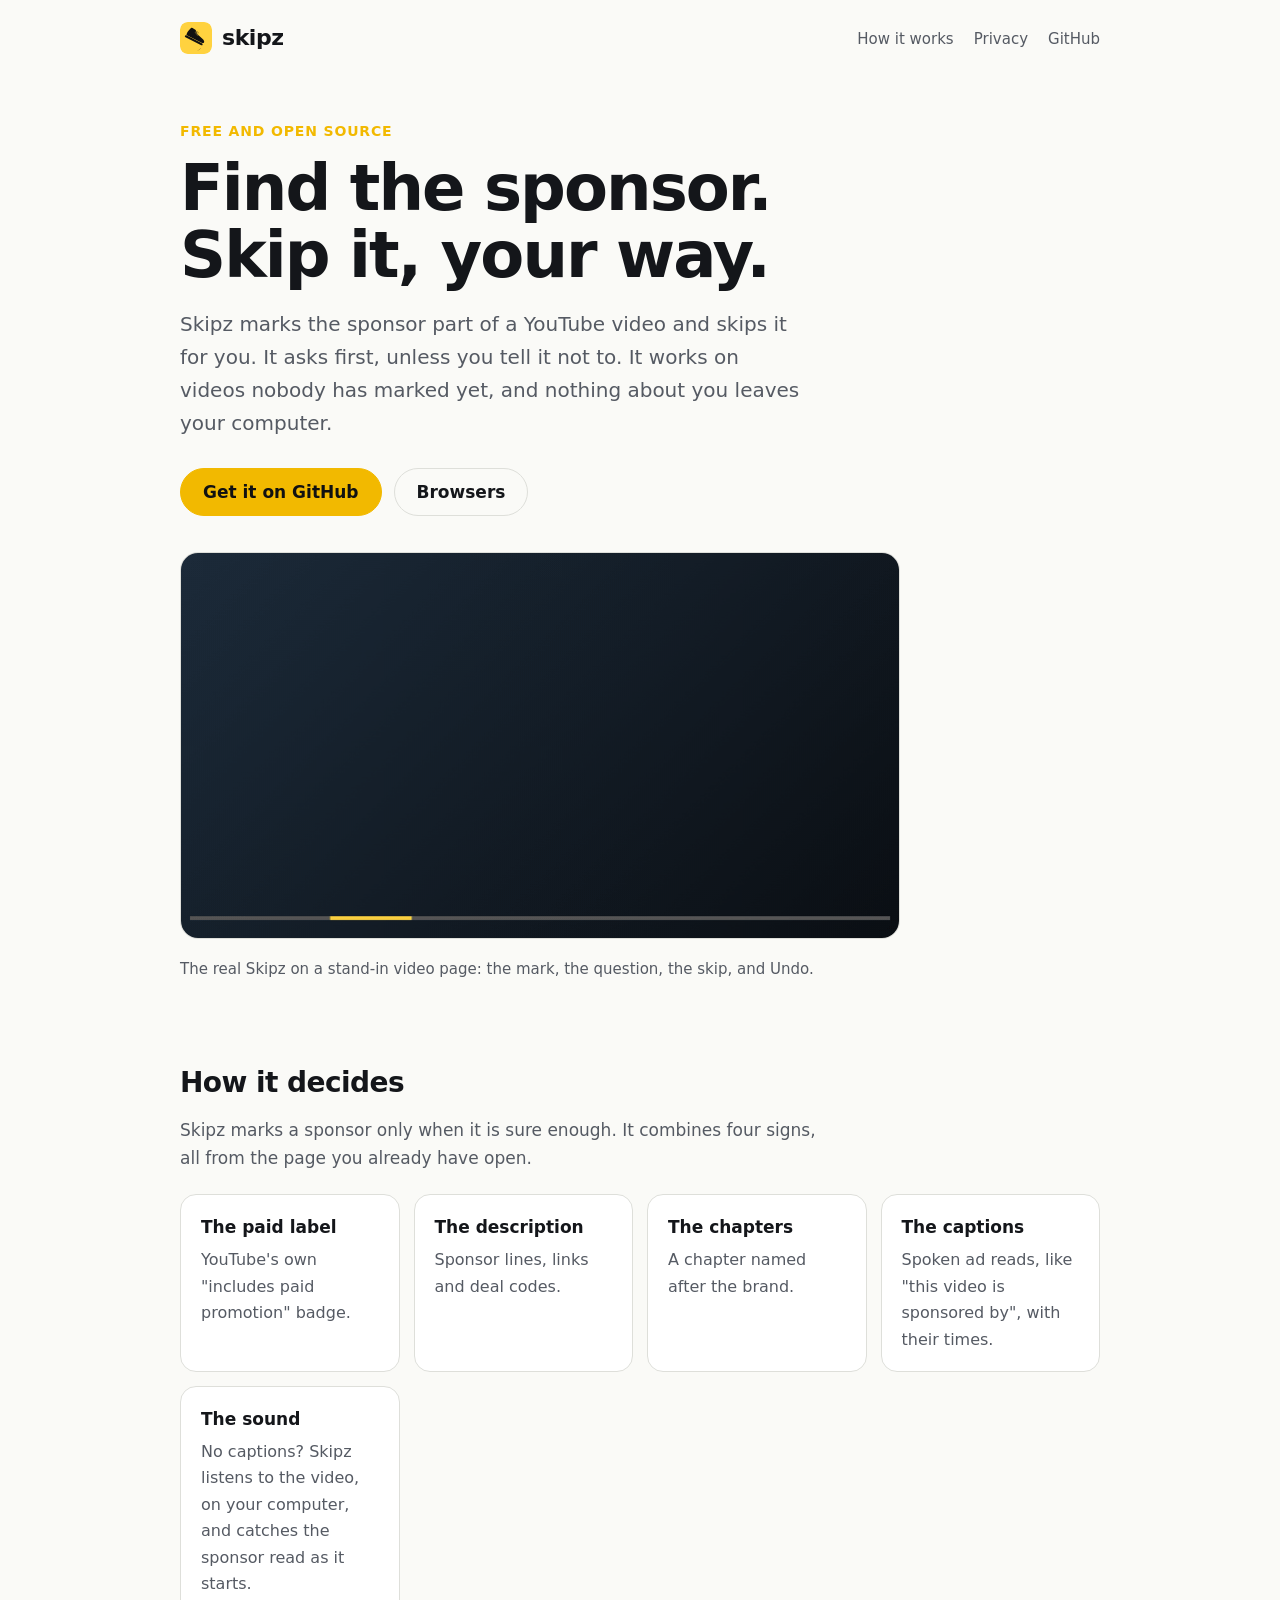
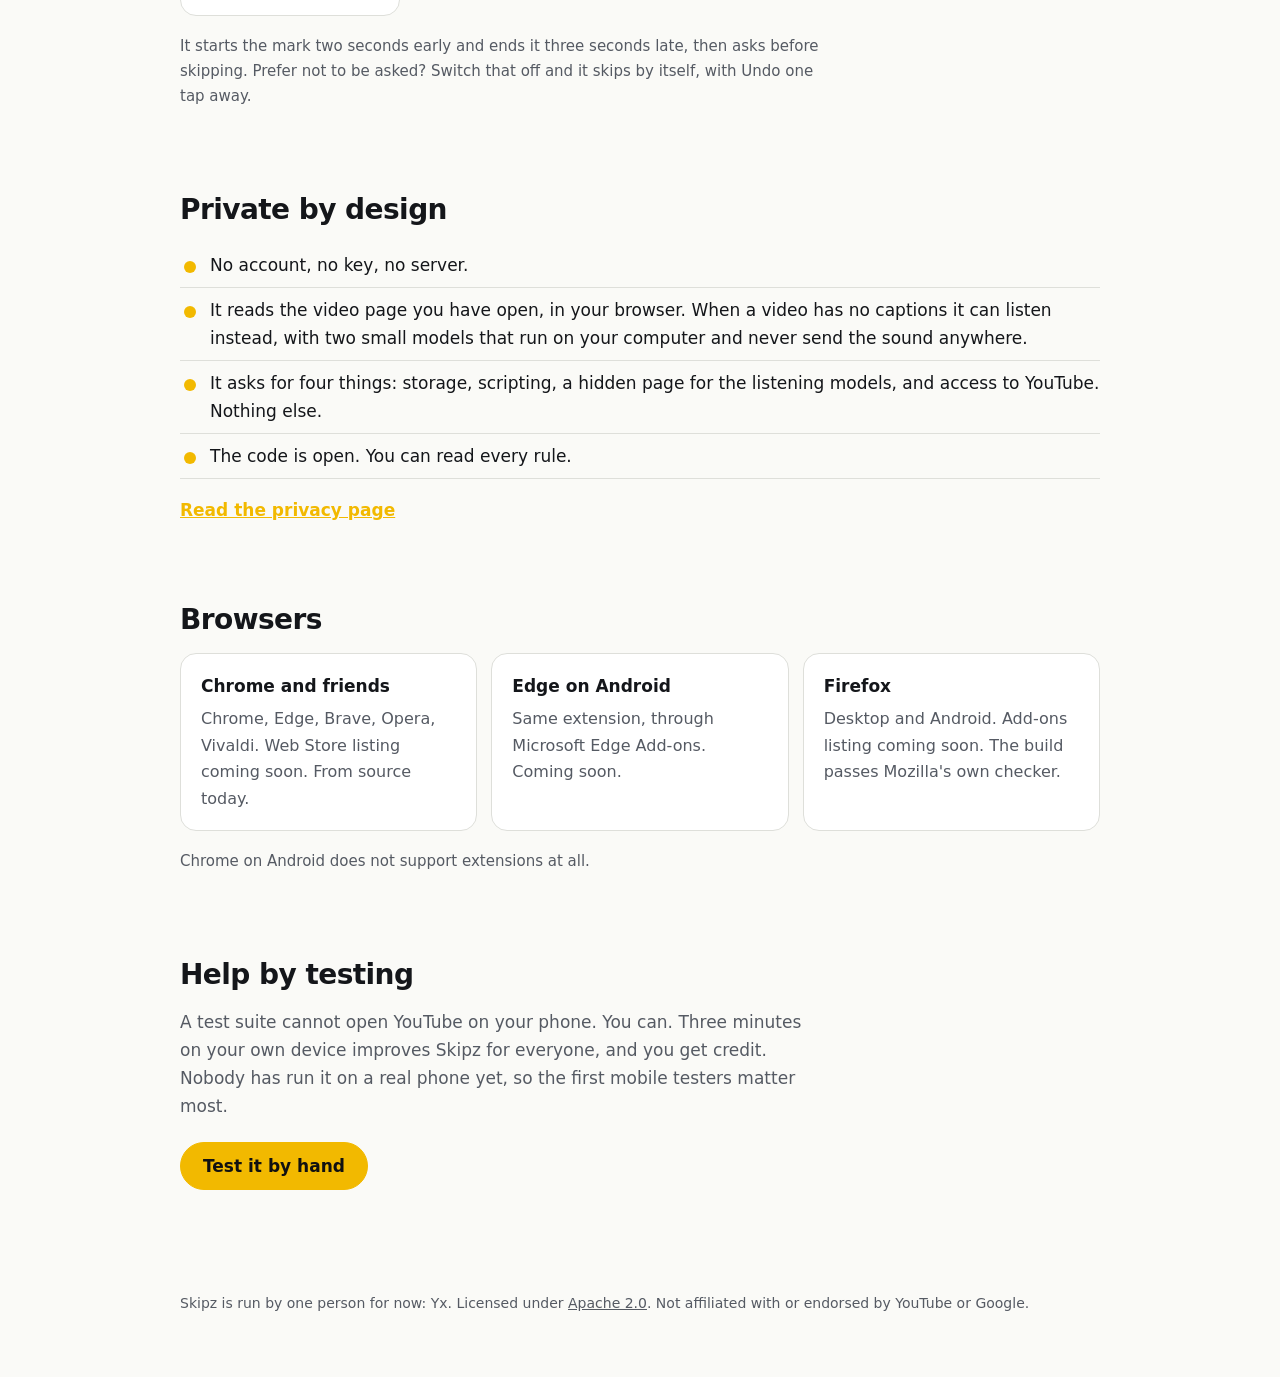
<file: index.html>
<!doctype html>
<html lang="en">
<head>
<meta charset="utf-8">
<meta name="viewport" content="width=device-width,initial-scale=1">
<title>Skipz: find the sponsor, skip it if you want</title>
<meta name="description" content="Skipz finds the sponsor part of a YouTube video and skips it for you. Free, open source, nothing about you leaves your computer.">
<link rel="icon" type="image/svg+xml" href="favicon.svg">
<link rel="stylesheet" href="style.css">
</head>
<body>
<header class="wrap top">
  <a class="brand" href="./"><img src="favicon.svg" alt="" width="32" height="32">skipz</a>
  <nav><a href="#how">How it works</a><a href="#privacy">Privacy</a><a href="https://github.com/getskipz/skipz">GitHub</a></nav>
</header>

<main>
<section class="wrap hero">
  <p class="eyebrow">Free and open source</p>
  <h1>Find the sponsor.<br>Skip it, your way.</h1>
  <p class="lead">Skipz marks the sponsor part of a YouTube video and skips it for you. It asks first, unless you tell it not to. It works on videos nobody has marked yet, and nothing about you leaves your computer.</p>
  <p class="cta">
    <a class="btn primary" href="https://github.com/getskipz/skipz">Get it on GitHub</a>
    <a class="btn" href="#install">Browsers</a>
  </p>
  <img class="demoimg" src="demo.gif" width="720" height="386" alt="A video timeline with a yellow mark over the sponsor part. Skipz asks: Skip it or keep watching. After Skip it, it says Skipped, with an Undo button.">
  <p class="sub small">The real Skipz on a stand-in video page: the mark, the question, the skip, and Undo.</p>
</section>

<section class="wrap" id="how">
  <h2>How it decides</h2>
  <p class="sub">Skipz marks a sponsor only when it is sure enough. It combines four signs, all from the page you already have open.</p>
  <div class="grid">
    <article><h3>The paid label</h3><p>YouTube's own "includes paid promotion" badge.</p></article>
    <article><h3>The description</h3><p>Sponsor lines, links and deal codes.</p></article>
    <article><h3>The chapters</h3><p>A chapter named after the brand.</p></article>
    <article><h3>The captions</h3><p>Spoken ad reads, like "this video is sponsored by", with their times.</p></article>
    <article><h3>The sound</h3><p>No captions? Skipz listens to the video, on your computer, and catches the sponsor read as it starts.</p></article>
  </div>
  <p class="sub small">It starts the mark two seconds early and ends it three seconds late, then asks before skipping. Prefer not to be asked? Switch that off and it skips by itself, with Undo one tap away.</p>
</section>

<section class="wrap" id="privacy">
  <h2>Private by design</h2>
  <ul class="ticks">
    <li>No account, no key, no server.</li>
    <li>It reads the video page you have open, in your browser. When a video has no captions it can listen instead, with two small models that run on your computer and never send the sound anywhere.</li>
    <li>It asks for four things: storage, scripting, a hidden page for the listening models, and access to YouTube. Nothing else.</li>
    <li>The code is open. You can read every rule.</li>
  </ul>
  <p><a class="link" href="privacy.html">Read the privacy page</a></p>
</section>

<section class="wrap" id="install">
  <h2>Browsers</h2>
  <div class="grid three">
    <article><h3>Chrome and friends</h3><p>Chrome, Edge, Brave, Opera, Vivaldi. Web Store listing coming soon. From source today.</p></article>
    <article><h3>Edge on Android</h3><p>Same extension, through Microsoft Edge Add-ons. Coming soon.</p></article>
    <article><h3>Firefox</h3><p>Desktop and Android. Add-ons listing coming soon. The build passes Mozilla's own checker.</p></article>
  </div>
  <p class="sub small">Chrome on Android does not support extensions at all.</p>
</section>

<section class="wrap help">
  <h2>Help by testing</h2>
  <p class="sub">A test suite cannot open YouTube on your phone. You can. Three minutes on your own device improves Skipz for everyone, and you get credit. Nobody has run it on a real phone yet, so the first mobile testers matter most.</p>
  <p class="cta"><a class="btn primary" href="https://github.com/getskipz/skipz/blob/main/docs/TESTING.md">Test it by hand</a></p>
</section>
</main>

<footer class="wrap foot">
  <p>Skipz is run by one person for now: Yx. Licensed under <a href="https://github.com/getskipz/skipz/blob/main/LICENSE">Apache 2.0</a>. Not affiliated with or endorsed by YouTube or Google.</p>
</footer>
</body>
</html>
</file>
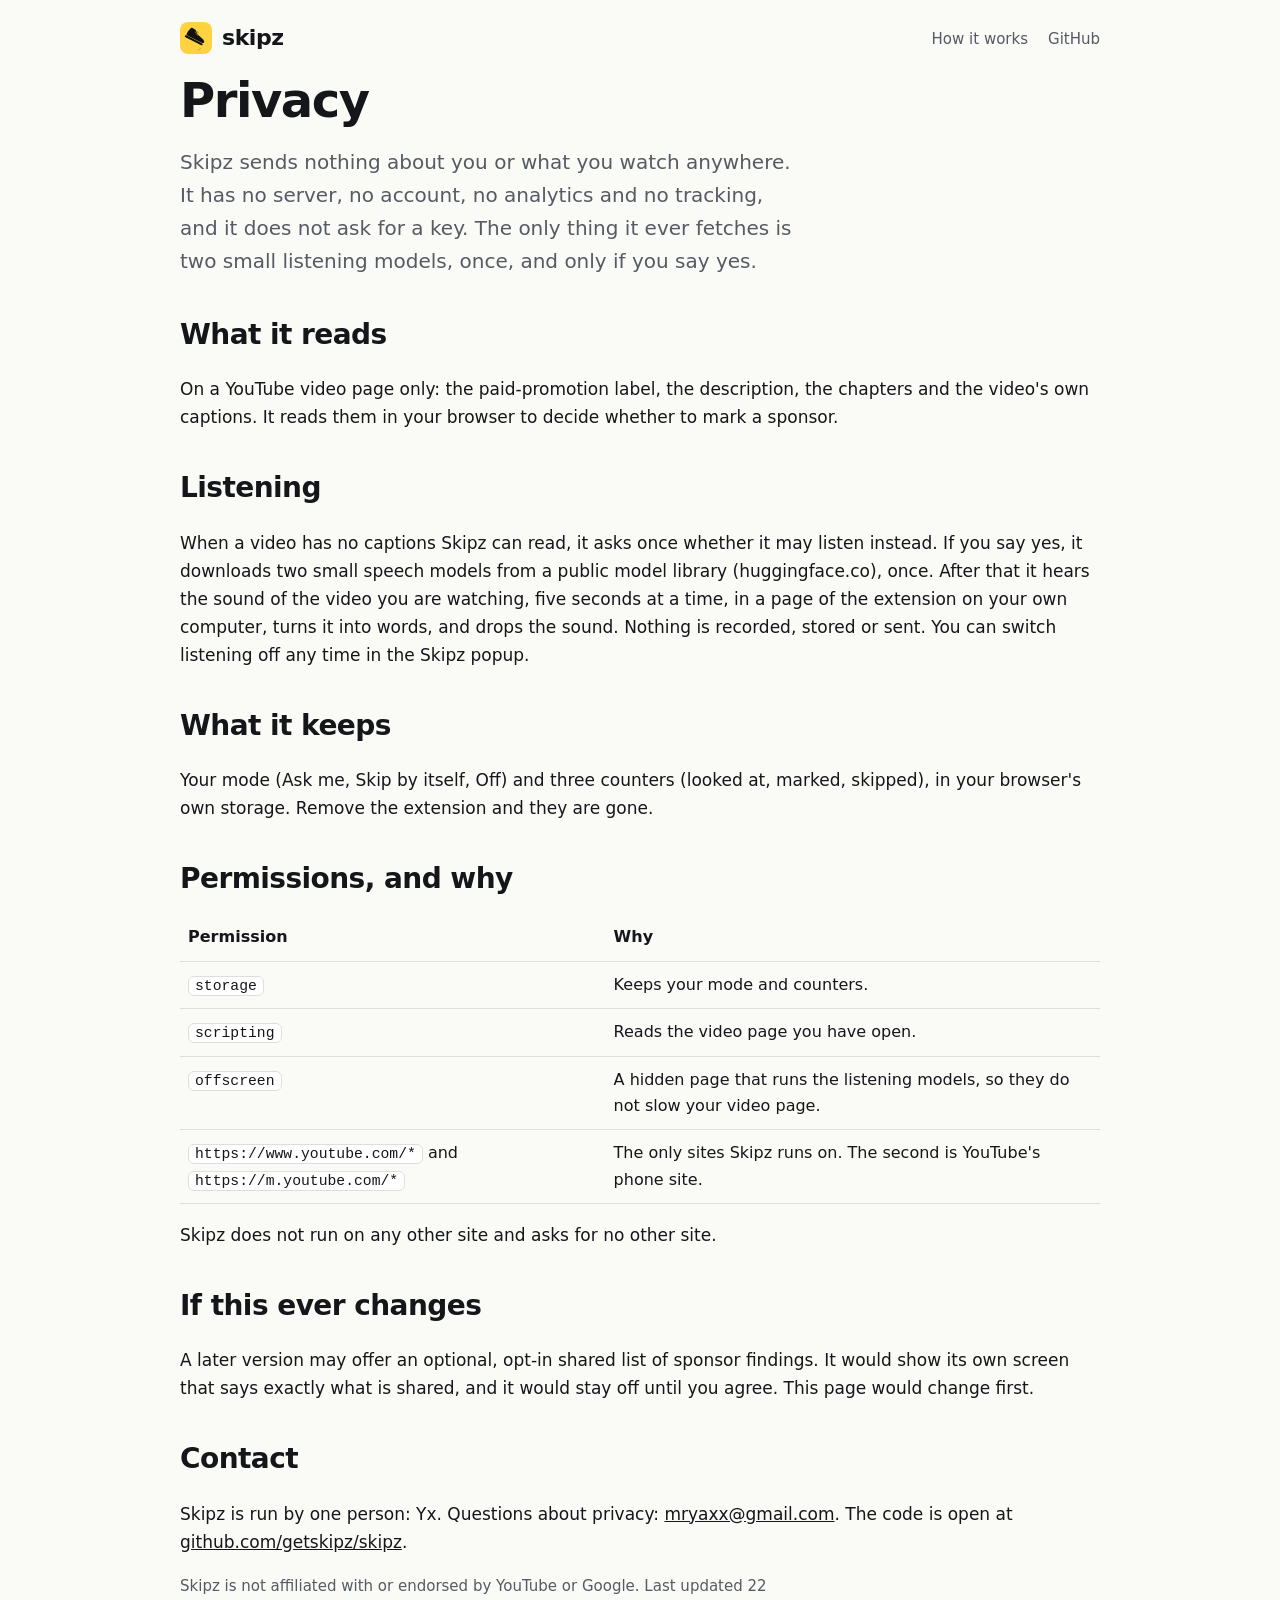
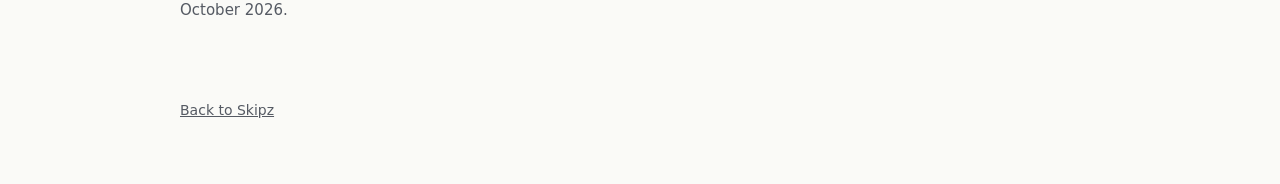
<file: privacy.html>
<!doctype html>
<html lang="en">
<head>
<meta charset="utf-8">
<meta name="viewport" content="width=device-width,initial-scale=1">
<title>Skipz privacy</title>
<meta name="description" content="Skipz sends nothing about you or what you watch anywhere. What it reads, what it hears, what it keeps, and the permissions it asks for.">
<link rel="icon" type="image/svg+xml" href="favicon.svg">
<link rel="stylesheet" href="style.css">
</head>
<body>
<header class="wrap top">
  <a class="brand" href="./"><img src="favicon.svg" alt="" width="32" height="32">skipz</a>
  <nav><a href="./#how">How it works</a><a href="https://github.com/getskipz/skipz">GitHub</a></nav>
</header>
<main class="wrap doc">
  <h1>Privacy</h1>
  <p class="lead">Skipz sends nothing about you or what you watch anywhere. It has no server, no account, no analytics and no tracking, and it does not ask for a key. The only thing it ever fetches is two small listening models, once, and only if you say yes.</p>

  <h2>What it reads</h2>
  <p>On a YouTube video page only: the paid-promotion label, the description, the chapters and the video's own captions. It reads them in your browser to decide whether to mark a sponsor.</p>

  <h2>Listening</h2>
  <p>When a video has no captions Skipz can read, it asks once whether it may listen instead. If you say yes, it downloads two small speech models from a public model library (huggingface.co), once. After that it hears the sound of the video you are watching, five seconds at a time, in a page of the extension on your own computer, turns it into words, and drops the sound. Nothing is recorded, stored or sent. You can switch listening off any time in the Skipz popup.</p>

  <h2>What it keeps</h2>
  <p>Your mode (Ask me, Skip by itself, Off) and three counters (looked at, marked, skipped), in your browser's own storage. Remove the extension and they are gone.</p>

  <h2>Permissions, and why</h2>
  <table>
    <tr><th>Permission</th><th>Why</th></tr>
    <tr><td><code>storage</code></td><td>Keeps your mode and counters.</td></tr>
    <tr><td><code>scripting</code></td><td>Reads the video page you have open.</td></tr>
    <tr><td><code>offscreen</code></td><td>A hidden page that runs the listening models, so they do not slow your video page.</td></tr>
    <tr><td><code>https://www.youtube.com/*</code> and <code>https://m.youtube.com/*</code></td><td>The only sites Skipz runs on. The second is YouTube's phone site.</td></tr>
  </table>
  <p>Skipz does not run on any other site and asks for no other site.</p>

  <h2>If this ever changes</h2>
  <p>A later version may offer an optional, opt-in shared list of sponsor findings. It would show its own screen that says exactly what is shared, and it would stay off until you agree. This page would change first.</p>

  <h2>Contact</h2>
  <p>Skipz is run by one person: Yx. Questions about privacy: <a href="mailto:mryaxx@gmail.com">mryaxx@gmail.com</a>. The code is open at <a href="https://github.com/getskipz/skipz">github.com/getskipz/skipz</a>.</p>
  <p class="sub small">Skipz is not affiliated with or endorsed by YouTube or Google. Last updated 22 October 2026.</p>
</main>
<footer class="wrap foot"><p><a href="./">Back to Skipz</a></p></footer>
</body>
</html>
</file>
<file: style.css>
:root{--bg:#0b0c0e;--card:#16181c;--ink:#f4f4f2;--muted:#a9adb4;--line:#2a2d33;--y:#ffd23f;--on-y:#111}
@media (prefers-color-scheme:light){:root{--bg:#fafaf7;--card:#fff;--ink:#14161a;--muted:#555a63;--line:#dedfda;--y:#f2b900;--on-y:#111}}
*{box-sizing:border-box}
html{scroll-behavior:smooth}
body{margin:0;background:var(--bg);color:var(--ink);font:17px/1.65 system-ui,-apple-system,"Segoe UI",Roboto,sans-serif}
.wrap{max-width:960px;margin:0 auto;padding:0 20px}
a{color:inherit}
.top{display:flex;align-items:center;justify-content:space-between;padding-top:20px;padding-bottom:20px}
.brand{display:inline-flex;align-items:center;gap:10px;font-weight:800;font-size:22px;letter-spacing:-.02em;text-decoration:none}.brand img{border-radius:8px}
.top nav a{margin-left:20px;text-decoration:none;color:var(--muted);font-size:15px}
.top nav a:hover{color:var(--ink)}
.hero{padding-top:56px;padding-bottom:40px}
.eyebrow{color:var(--y);font-weight:600;font-size:14px;letter-spacing:.06em;text-transform:uppercase;margin:0 0 12px}
h1{font-size:clamp(38px,7vw,64px);line-height:1.04;letter-spacing:-.03em;margin:0 0 20px}
h2{font-size:28px;letter-spacing:-.02em;margin:0 0 10px}
h3{font-size:17px;margin:0 0 6px}
.lead{font-size:20px;color:var(--muted);max-width:620px;margin:0 0 28px}
.cta{display:flex;flex-wrap:wrap;gap:12px;margin:0 0 36px}
.btn{display:inline-flex;align-items:center;min-height:48px;padding:0 22px;border-radius:999px;border:1px solid var(--line);text-decoration:none;font-weight:600}
.btn.primary{background:var(--y);color:var(--on-y);border-color:var(--y)}
.btn:focus-visible,a:focus-visible{outline:2px solid var(--y);outline-offset:3px}
.demoimg{display:block;width:100%;max-width:720px;height:auto;border-radius:18px;border:1px solid var(--line)}
.demo{background:#000;border-radius:18px;border:1px solid var(--line);overflow:hidden;max-width:640px}
.screen{height:190px;position:relative}
.chipq{position:absolute;left:14px;top:14px;right:14px;display:flex;flex-wrap:wrap;align-items:center;gap:8px;background:#111;color:#fff;border-radius:999px;padding:8px 8px 8px 16px;font:600 14px/1.2 system-ui,sans-serif}
.chipq b{color:var(--y)}
.chipq i{font-style:normal;border-radius:999px;padding:11px 16px}
.chipq .go{background:var(--y);color:#111}.chipq .stay{background:#2a2a2a}
.bar{height:8px;background:#2b2b2b;position:relative}
.m{position:absolute;top:0;height:100%;background:var(--y)}
.m.a{left:8%;width:3%}.m.b{left:42%;width:14%}
section.wrap{padding-top:44px;padding-bottom:12px}
.sub{color:var(--muted);max-width:640px;margin:0 0 22px}
.sub.small{font-size:15px;margin-top:18px}
.grid{display:grid;gap:14px;grid-template-columns:repeat(auto-fit,minmax(210px,1fr))}
.grid.three{grid-template-columns:repeat(auto-fit,minmax(250px,1fr))}
article{background:var(--card);border:1px solid var(--line);border-radius:16px;padding:18px 20px}
article p{margin:0;color:var(--muted);font-size:16px}
.ticks{list-style:none;padding:0;margin:0 0 16px}
.ticks li{padding:8px 0 8px 30px;position:relative;border-bottom:1px solid var(--line)}
.ticks li::before{content:"";position:absolute;left:4px;top:18px;width:12px;height:12px;border-radius:50%;background:var(--y)}
.link{color:var(--y);font-weight:600}
.help{padding-bottom:20px}
.foot{padding-top:40px;padding-bottom:48px;color:var(--muted);font-size:14px}
.doc h1{font-size:clamp(32px,6vw,48px)}
.doc h2{margin-top:34px}
.doc table{width:100%;border-collapse:collapse;margin:12px 0}
.doc td,.doc th{border-bottom:1px solid var(--line);padding:10px 8px;text-align:left;vertical-align:top;font-size:16px}
.doc code{background:var(--card);border:1px solid var(--line);border-radius:6px;padding:1px 6px;font-size:.92em}
@media (prefers-reduced-motion:reduce){html{scroll-behavior:auto}}
</file>
